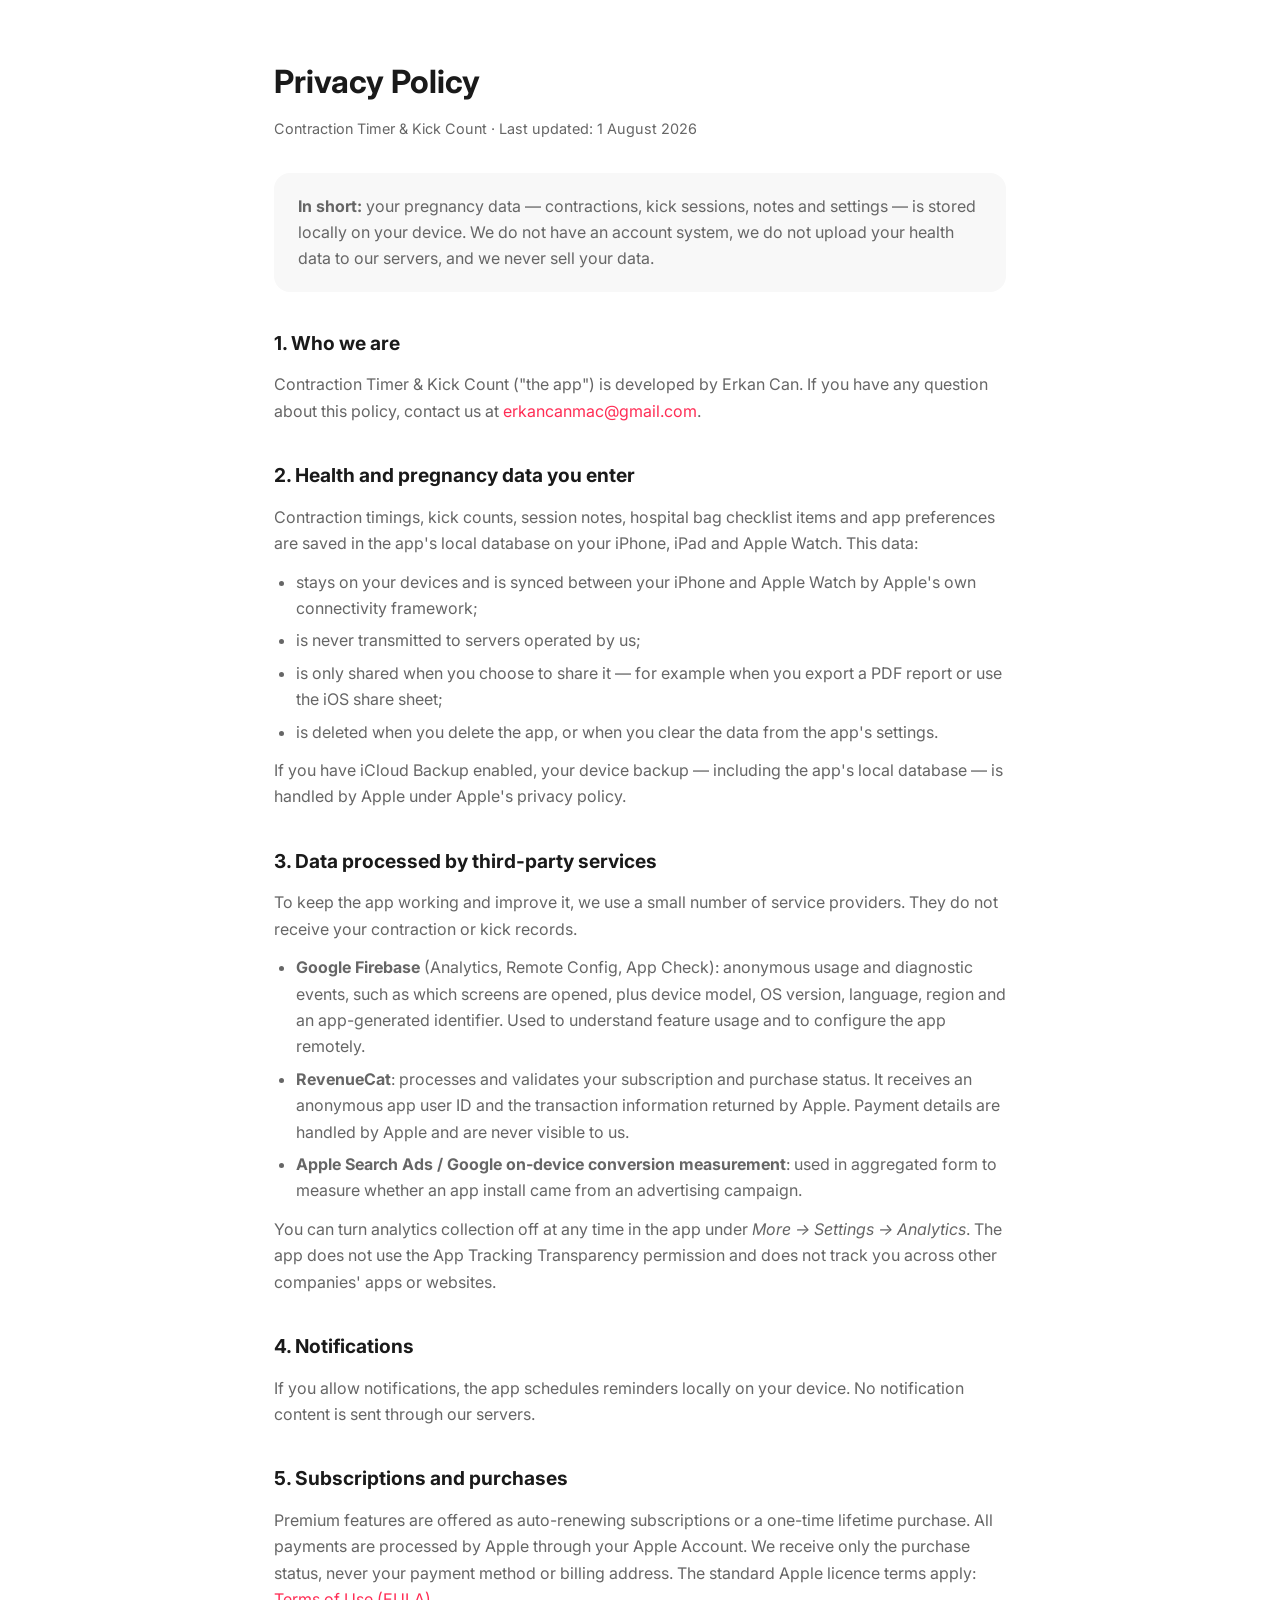
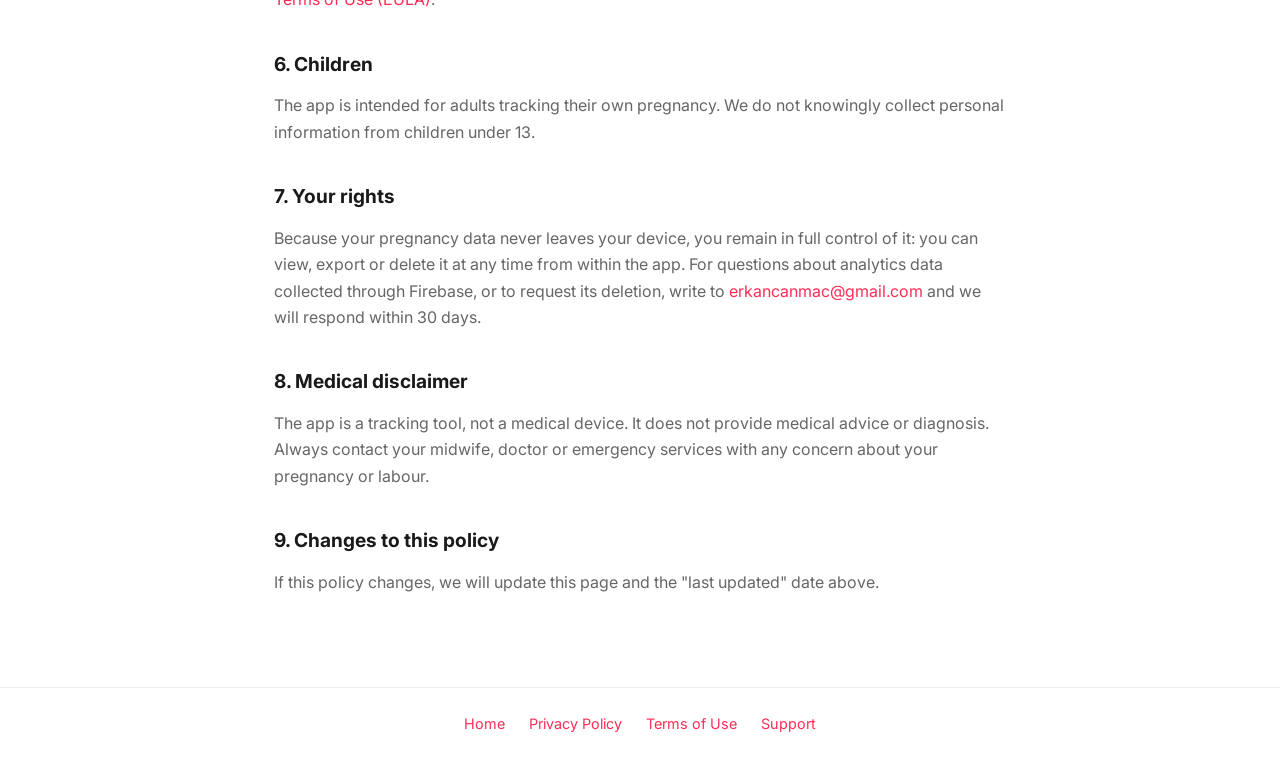
<file: privacy.html>
<!DOCTYPE html>
<html lang="en">

<head>
    <meta charset="UTF-8">
    <meta name="viewport" content="width=device-width, initial-scale=1.0">
    <title>Privacy Policy — Contraction Timer &amp; Kick Count</title>
    <link rel="preconnect" href="https://fonts.googleapis.com">
    <link rel="preconnect" href="https://fonts.gstatic.com" crossorigin>
    <link href="https://fonts.googleapis.com/css2?family=Inter:wght@400;500;600;700;800&display=swap" rel="stylesheet">
    <style>
        :root {
            --primary-color: #FF2D55;
            --text-color: #1a1a1a;
            --text-secondary: #666666;
            --bg-secondary: #f8f8f8;
        }

        * { box-sizing: border-box; margin: 0; padding: 0; }

        body {
            font-family: 'Inter', -apple-system, BlinkMacSystemFont, sans-serif;
            color: var(--text-color);
            line-height: 1.65;
            -webkit-font-smoothing: antialiased;
        }

        main { max-width: 780px; margin: 0 auto; padding: 56px 24px 80px; }
        h1 { font-size: 2rem; margin-bottom: 8px; }
        h2 { font-size: 1.2rem; margin: 36px 0 12px; }
        p, ul { color: var(--text-secondary); margin-bottom: 12px; }
        ul { padding-left: 22px; }
        li { margin-bottom: 6px; }
        a { color: var(--primary-color); text-decoration: none; }
        a:hover { text-decoration: underline; }
        .updated { color: var(--text-secondary); font-size: 0.9rem; margin-bottom: 32px; }
        .card { background: var(--bg-secondary); border-radius: 16px; padding: 20px 24px; margin: 24px 0; }
        .card p { margin-bottom: 0; }
        footer { border-top: 1px solid #eee; padding: 24px; text-align: center; color: var(--text-secondary); font-size: 0.9rem; }
        footer a { margin: 0 10px; }
    </style>
</head>

<body>
    <main>
        <h1>Privacy Policy</h1>
        <p class="updated">Contraction Timer &amp; Kick Count · Last updated: 1 August 2026</p>

        <div class="card">
            <p><strong>In short:</strong> your pregnancy data — contractions, kick sessions, notes and settings — is
                stored locally on your device. We do not have an account system, we do not upload your health data to
                our servers, and we never sell your data.</p>
        </div>

        <h2>1. Who we are</h2>
        <p>Contraction Timer &amp; Kick Count ("the app") is developed by Erkan Can. If you have any question about
            this policy, contact us at <a href="mailto:erkancanmac@gmail.com">erkancanmac@gmail.com</a>.</p>

        <h2>2. Health and pregnancy data you enter</h2>
        <p>Contraction timings, kick counts, session notes, hospital bag checklist items and app preferences are saved
            in the app's local database on your iPhone, iPad and Apple Watch. This data:</p>
        <ul>
            <li>stays on your devices and is synced between your iPhone and Apple Watch by Apple's own connectivity
                framework;</li>
            <li>is never transmitted to servers operated by us;</li>
            <li>is only shared when you choose to share it — for example when you export a PDF report or use the iOS
                share sheet;</li>
            <li>is deleted when you delete the app, or when you clear the data from the app's settings.</li>
        </ul>
        <p>If you have iCloud Backup enabled, your device backup — including the app's local database — is handled by
            Apple under Apple's privacy policy.</p>

        <h2>3. Data processed by third-party services</h2>
        <p>To keep the app working and improve it, we use a small number of service providers. They do not receive your
            contraction or kick records.</p>
        <ul>
            <li><strong>Google Firebase</strong> (Analytics, Remote Config, App Check): anonymous usage and diagnostic
                events, such as which screens are opened, plus device model, OS version, language, region and an
                app-generated identifier. Used to understand feature usage and to configure the app remotely.</li>
            <li><strong>RevenueCat</strong>: processes and validates your subscription and purchase status. It receives
                an anonymous app user ID and the transaction information returned by Apple. Payment details are handled
                by Apple and are never visible to us.</li>
            <li><strong>Apple Search Ads / Google on-device conversion measurement</strong>: used in aggregated form to
                measure whether an app install came from an advertising campaign.</li>
        </ul>
        <p>You can turn analytics collection off at any time in the app under <em>More → Settings → Analytics</em>.
            The app does not use the App Tracking Transparency permission and does not track you across other
            companies' apps or websites.</p>

        <h2>4. Notifications</h2>
        <p>If you allow notifications, the app schedules reminders locally on your device. No notification content is
            sent through our servers.</p>

        <h2>5. Subscriptions and purchases</h2>
        <p>Premium features are offered as auto-renewing subscriptions or a one-time lifetime purchase. All payments
            are processed by Apple through your Apple Account. We receive only the purchase status, never your payment
            method or billing address. The standard Apple licence terms apply:
            <a href="https://www.apple.com/legal/internet-services/itunes/dev/stdeula/">Terms of Use (EULA)</a>.</p>

        <h2>6. Children</h2>
        <p>The app is intended for adults tracking their own pregnancy. We do not knowingly collect personal
            information from children under 13.</p>

        <h2>7. Your rights</h2>
        <p>Because your pregnancy data never leaves your device, you remain in full control of it: you can view,
            export or delete it at any time from within the app. For questions about analytics data collected through
            Firebase, or to request its deletion, write to
            <a href="mailto:erkancanmac@gmail.com">erkancanmac@gmail.com</a> and we will respond within 30 days.</p>

        <h2>8. Medical disclaimer</h2>
        <p>The app is a tracking tool, not a medical device. It does not provide medical advice or diagnosis. Always
            contact your midwife, doctor or emergency services with any concern about your pregnancy or labour.</p>

        <h2>9. Changes to this policy</h2>
        <p>If this policy changes, we will update this page and the "last updated" date above.</p>
    </main>

    <footer>
        <a href="index.html">Home</a>
        <a href="privacy.html">Privacy Policy</a>
        <a href="https://www.apple.com/legal/internet-services/itunes/dev/stdeula/">Terms of Use</a>
        <a href="support.html">Support</a>
    </footer>
</body>

</html>
</file>
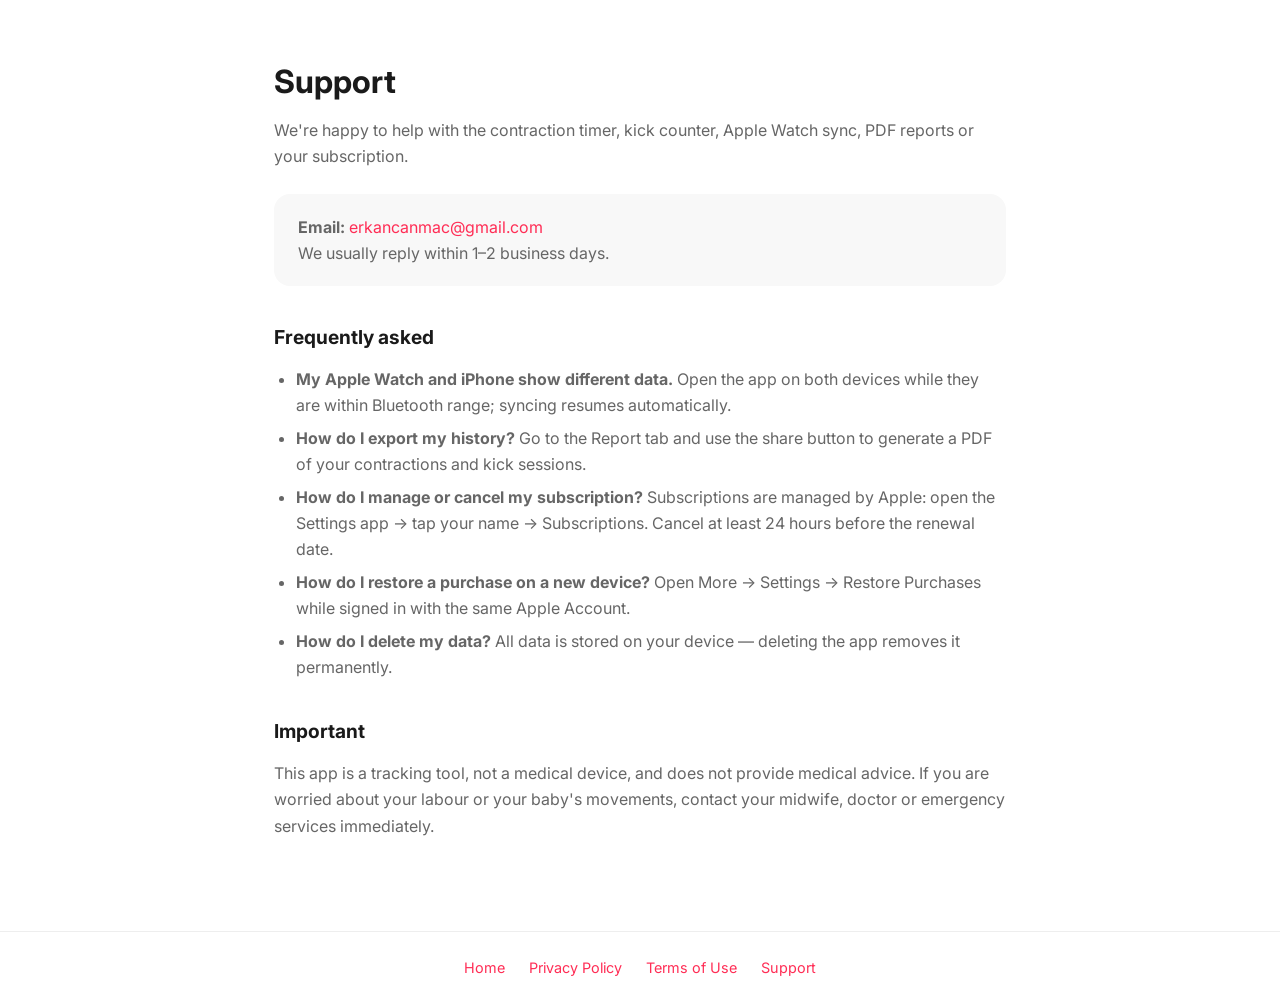
<file: support.html>
<!DOCTYPE html>
<html lang="en">

<head>
    <meta charset="UTF-8">
    <meta name="viewport" content="width=device-width, initial-scale=1.0">
    <title>Support — Contraction Timer &amp; Kick Count</title>
    <link rel="preconnect" href="https://fonts.googleapis.com">
    <link rel="preconnect" href="https://fonts.gstatic.com" crossorigin>
    <link href="https://fonts.googleapis.com/css2?family=Inter:wght@400;500;600;700;800&display=swap" rel="stylesheet">
    <style>
        :root {
            --primary-color: #FF2D55;
            --text-color: #1a1a1a;
            --text-secondary: #666666;
            --bg-secondary: #f8f8f8;
        }

        * { box-sizing: border-box; margin: 0; padding: 0; }

        body {
            font-family: 'Inter', -apple-system, BlinkMacSystemFont, sans-serif;
            color: var(--text-color);
            line-height: 1.65;
            -webkit-font-smoothing: antialiased;
        }

        main { max-width: 780px; margin: 0 auto; padding: 56px 24px 80px; }
        h1 { font-size: 2rem; margin-bottom: 8px; }
        h2 { font-size: 1.2rem; margin: 36px 0 12px; }
        p, ul { color: var(--text-secondary); margin-bottom: 12px; }
        ul { padding-left: 22px; }
        li { margin-bottom: 6px; }
        a { color: var(--primary-color); text-decoration: none; }
        a:hover { text-decoration: underline; }
        .card { background: var(--bg-secondary); border-radius: 16px; padding: 20px 24px; margin: 24px 0; }
        .card p { margin-bottom: 0; }
        footer { border-top: 1px solid #eee; padding: 24px; text-align: center; color: var(--text-secondary); font-size: 0.9rem; }
        footer a { margin: 0 10px; }
    </style>
</head>

<body>
    <main>
        <h1>Support</h1>
        <p>We're happy to help with the contraction timer, kick counter, Apple Watch sync, PDF reports or your
            subscription.</p>

        <div class="card">
            <p><strong>Email:</strong> <a href="mailto:erkancanmac@gmail.com">erkancanmac@gmail.com</a><br>
                We usually reply within 1–2 business days.</p>
        </div>

        <h2>Frequently asked</h2>
        <ul>
            <li><strong>My Apple Watch and iPhone show different data.</strong> Open the app on both devices while they
                are within Bluetooth range; syncing resumes automatically.</li>
            <li><strong>How do I export my history?</strong> Go to the Report tab and use the share button to generate
                a PDF of your contractions and kick sessions.</li>
            <li><strong>How do I manage or cancel my subscription?</strong> Subscriptions are managed by Apple: open
                the Settings app → tap your name → Subscriptions. Cancel at least 24 hours before the renewal date.</li>
            <li><strong>How do I restore a purchase on a new device?</strong> Open More → Settings → Restore Purchases
                while signed in with the same Apple Account.</li>
            <li><strong>How do I delete my data?</strong> All data is stored on your device — deleting the app removes
                it permanently.</li>
        </ul>

        <h2>Important</h2>
        <p>This app is a tracking tool, not a medical device, and does not provide medical advice. If you are worried
            about your labour or your baby's movements, contact your midwife, doctor or emergency services
            immediately.</p>
    </main>

    <footer>
        <a href="index.html">Home</a>
        <a href="privacy.html">Privacy Policy</a>
        <a href="https://www.apple.com/legal/internet-services/itunes/dev/stdeula/">Terms of Use</a>
        <a href="support.html">Support</a>
    </footer>
</body>

</html>
</file>
